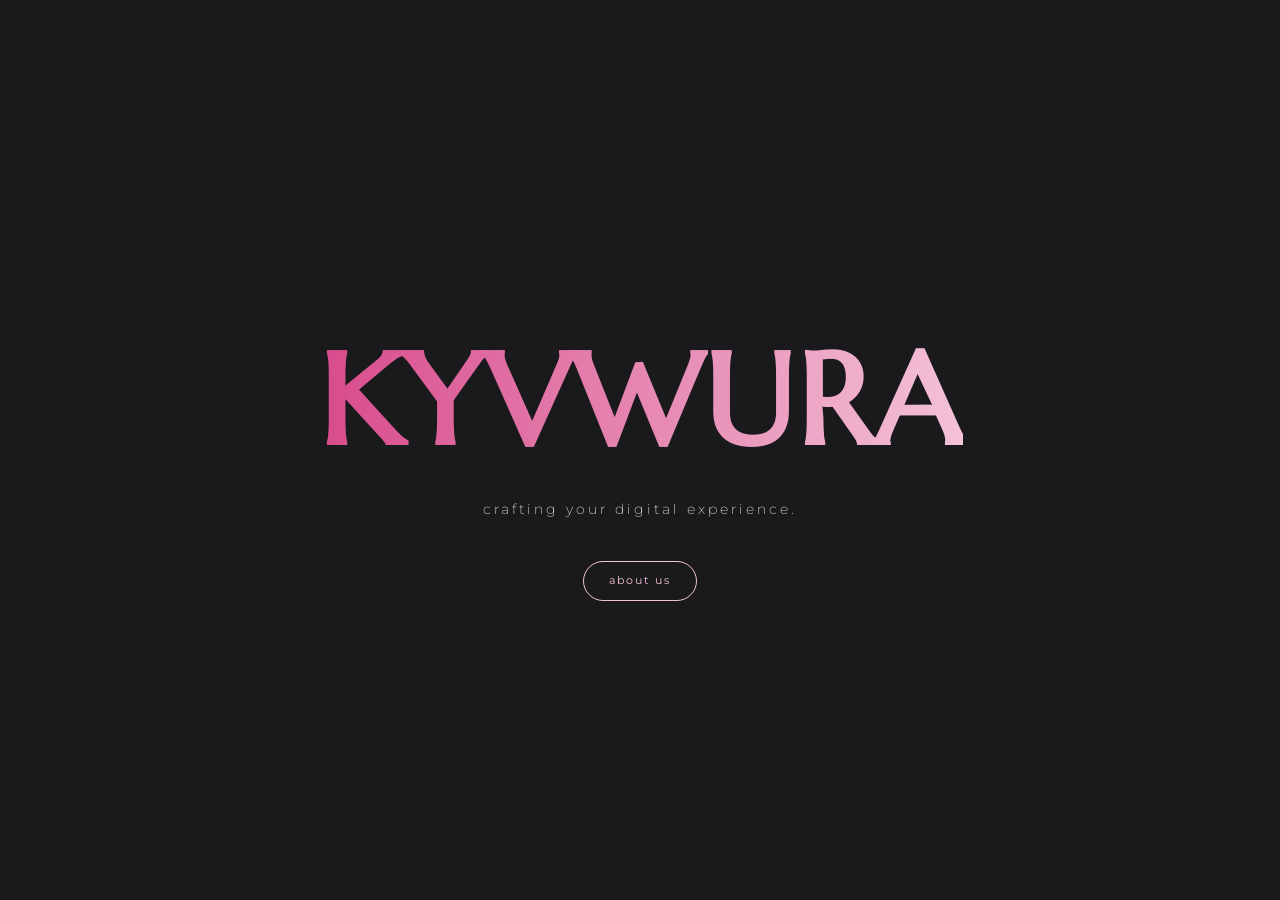
<file: index.html>
<!DOCTYPE html>
<html lang="ro">
<head>
  <meta charset="UTF-8">
  <meta name="viewport" content="width=device-width, initial-scale=1.0">
  <title>KYVWURA | Digital Experience</title>
  <link rel="stylesheet" href="style.css">
  <link href="https://fonts.googleapis.com/css2?family=Marcellus&family=Montserrat:wght@200;400;600&display=swap" rel="stylesheet">
</head>
<body>

  <main style="height: 100vh; display: flex; justify-content: center; align-items: center; text-align: center;">
    <div style="animation: fadeInUp 1.5s ease-out forwards; padding: 0 5%;">
      
      <h1 style="font-family: 'Marcellus', serif; font-size: clamp(3.5rem, 10vw, 9rem); letter-spacing: 2px; margin-bottom: 0;" class="gradient-text">KYVWURA</h1>
      
      <p style="font-family: 'Montserrat', sans-serif; font-weight: 200; font-size: clamp(0.75rem, 1.5vw, 0.9rem); letter-spacing: 3px; margin-top: -5px; margin-bottom: 40px; color: #fff;">crafting your digital experience.</p>
      
      <a href="about.html" class="btn-primary">about us</a>
      
    </div>
  </main>

</body>
</html>
</file>
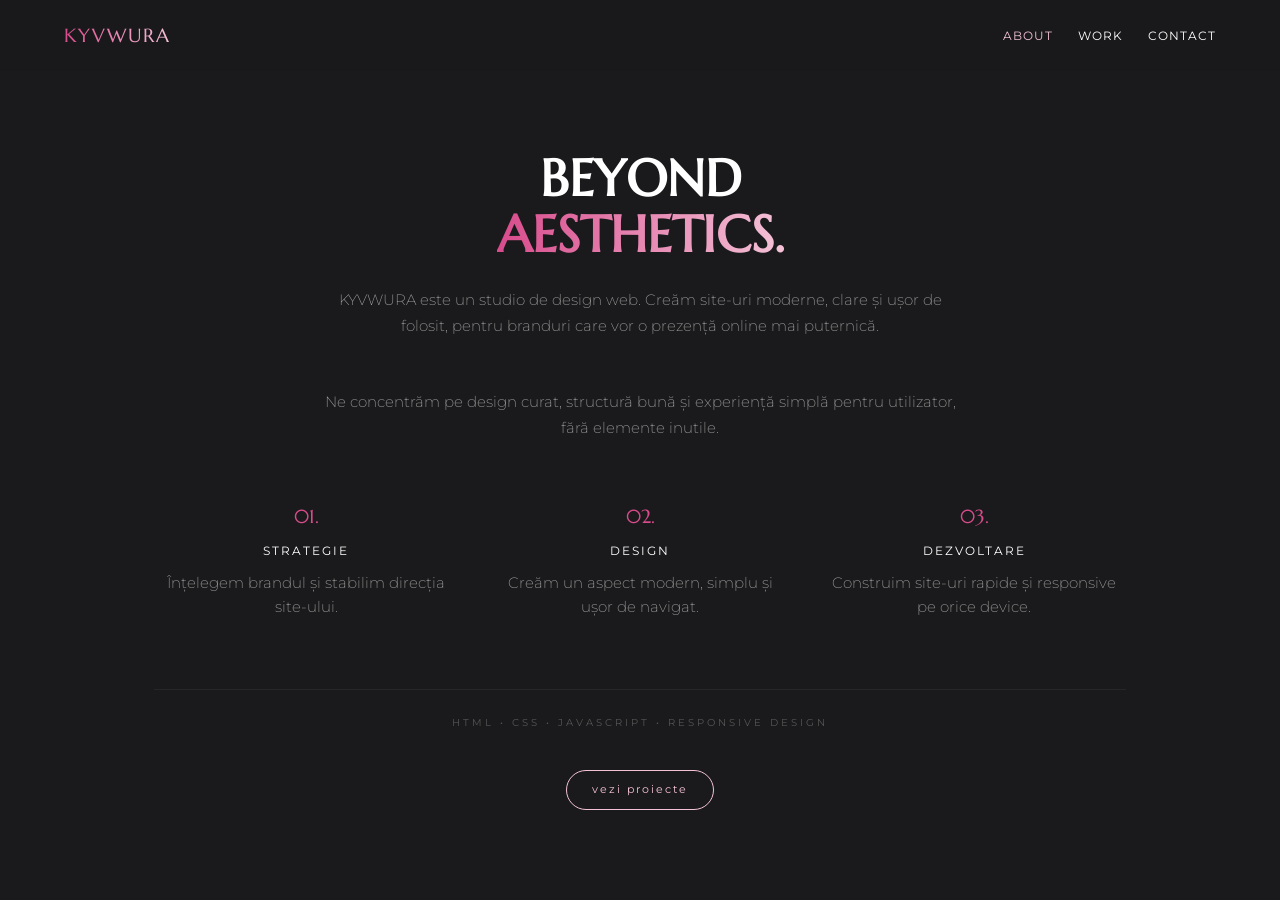
<file: about.html>
<!DOCTYPE html>
<html lang="ro">
<head>
  <meta charset="UTF-8">
  <meta name="viewport" content="width=device-width, initial-scale=1.0">
  <title>About | KYVWURA</title>
  <link rel="stylesheet" href="style.css">
  <link href="https://fonts.googleapis.com/css2?family=Marcellus&family=Montserrat:wght@200;400;600&display=swap" rel="stylesheet">
</head>
<body>

  <nav class="navbar">
    <a href="index.html" class="nav-logo">KYVWURA</a>
    <div class="nav-links">
      <a href="about.html" class="nav-link active">About</a>
      <a href="work.html" class="nav-link">Work</a>
      <a href="contact.html" class="nav-link">Contact</a>
    </div>
  </nav>

  <main class="about-section">
    <div class="fade-in-element">

      <h1 class="main-title">
        BEYOND <br>
        <span class="gradient-text">AESTHETICS.</span>
      </h1>

      <p class="hero-description">
        KYVWURA este un studio de design web. Creăm site-uri moderne, clare și ușor de folosit, pentru branduri care vor o prezență online mai puternică.
      </p>

      <p class="hero-description">
        Ne concentrăm pe design curat, structură bună și experiență simplă pentru utilizator, fără elemente inutile.
      </p>

      <div class="steps-grid">

        <div class="step-item">
          <span class="step-number">01.</span>
          <h3 class="step-title">Strategie</h3>
          <p class="step-text">Înțelegem brandul și stabilim direcția site-ului.</p>
        </div>

        <div class="step-item">
          <span class="step-number">02.</span>
          <h3 class="step-title">Design</h3>
          <p class="step-text">Creăm un aspect modern, simplu și ușor de navigat.</p>
        </div>

        <div class="step-item">
          <span class="step-number">03.</span>
          <h3 class="step-title">Dezvoltare</h3>
          <p class="step-text">Construim site-uri rapide și responsive pe orice device.</p>
        </div>

      </div>

      <div class="tech-stack-line">
        HTML • CSS • JavaScript • Responsive design
      </div>

      <div style="margin-top: 40px;">
        <a href="work.html" class="btn-primary">Vezi proiecte</a>
      </div>

    </div>
  </main>

</body>
</html>
</file>
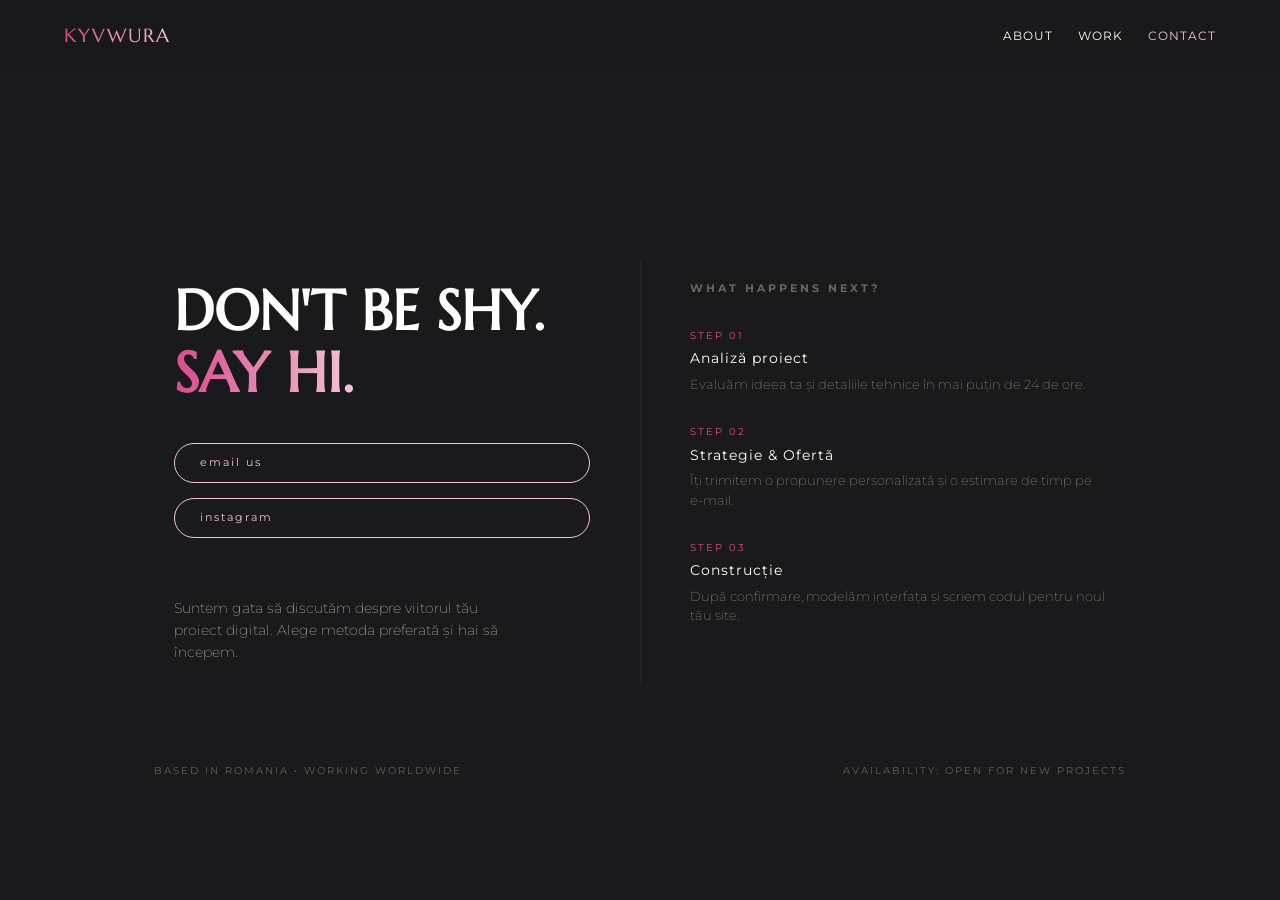
<file: contact.html>
<!DOCTYPE html>
<html lang="ro">
<head>
  <meta charset="UTF-8">
  <meta name="viewport" content="width=device-width, initial-scale=1.0">
  <title>Contact | KYVWURA</title>
  <link rel="stylesheet" href="style.css">
  <link href="https://fonts.googleapis.com/css2?family=Marcellus&family=Montserrat:wght@200;400;600&display=swap" rel="stylesheet">
  <style>
    .contact-container {
      display: grid;
      grid-template-columns: 1fr 1fr;
      gap: 60px;
      width: 100%;
      max-width: 1000px;
      margin: 80px auto;
      text-align: left;
      position: relative;
    }

    /* Linia subtila verticala intre coloane (doar pe desktop) */
    .contact-container::after {
      content: '';
      position: absolute;
      left: 50%;
      top: 0;
      height: 100%;
      width: 1px;
      background: rgba(255, 255, 255, 0.05);
    }

    .contact-left, .contact-right {
      padding: 20px;
    }

    .contact-title {
      font-family: 'Marcellus', serif;
      font-size: clamp(2rem, 5vw, 3.5rem);
      line-height: 1.1;
      margin-bottom: 40px;
    }

    .contact-methods {
      display: flex;
      flex-direction: column;
      gap: 15px;
      margin-bottom: 60px;
    }

    /* Next Steps Styling */
    .steps-list {
      display: flex;
      flex-direction: column;
      gap: 30px;
    }

    .mini-step {
      display: flex;
      flex-direction: column;
      gap: 5px;
    }

    .mini-step-num {
      font-size: 0.6rem;
      letter-spacing: 2px;
      color: var(--pink-intense);
      text-transform: uppercase;
    }

    .mini-step-title {
      font-size: 0.85rem;
      font-weight: 400;
      letter-spacing: 1px;
    }

    .mini-step-desc {
      font-size: 0.8rem;
      font-weight: 200;
      color: #888;
      line-height: 1.5;
    }

    .footer-info {
      margin-top: 40px;
      display: flex;
      justify-content: space-between;
      font-size: 0.65rem;
      letter-spacing: 2px;
      color: rgba(255, 255, 255, 0.3);
      text-transform: uppercase;
    }

    @media (max-width: 768px) {
      .contact-container {
        grid-template-columns: 1fr;
        text-align: center;
        gap: 40px;
      }
      .contact-container::after { display: none; }
      .contact-methods { align-items: center; }
      .footer-info { flex-direction: column; gap: 15px; }
    }
  </style>
</head>
<body>

  <nav class="navbar">
    <a href="index.html" class="nav-logo">KYVWURA</a>
    <div class="nav-links">
      <a href="about.html" class="nav-link">About</a>
      <a href="work.html" class="nav-link">Work</a>
      <a href="contact.html" class="nav-link active">Contact</a>
    </div>
  </nav>

  <main class="about-section">
    <div class="fade-in-element">
      
      <div class="contact-container">
        
        <div class="contact-left">
          <h1 class="contact-title">
            DON'T BE SHY.<br>
            <span class="gradient-text">SAY HI.</span>
          </h1>
          
          <div class="contact-methods">
            <a href="mailto:kyvwraweb@outlook.com" class="btn-primary">email us</a>
            <a href="https://www.instagram.com/kyvwra" target="_blank" class="btn-primary">instagram</a>
          </div>

          <p style="font-size: 0.85rem; font-weight: 200; color: #b0b0b0; max-width: 350px;">
            Suntem gata să discutăm despre viitorul tău proiect digital. Alege metoda preferată și hai să începem.
          </p>
        </div>

        <div class="contact-right">
          <h3 style="font-size: 0.7rem; letter-spacing: 3px; text-transform: uppercase; margin-bottom: 30px; color: #666;">What happens next?</h3>
          
          <div class="steps-list">
            <div class="mini-step">
              <span class="mini-step-num">Step 01</span>
              <span class="mini-step-title">Analiză proiect</span>
              <p class="mini-step-desc">Evaluăm ideea ta și detaliile tehnice în mai puțin de 24 de ore.</p>
            </div>

            <div class="mini-step">
              <span class="mini-step-num">Step 02</span>
              <span class="mini-step-title">Strategie & Ofertă</span>
              <p class="mini-step-desc">Îți trimitem o propunere personalizată și o estimare de timp pe e-mail.</p>
            </div>

            <div class="mini-step">
              <span class="mini-step-num">Step 03</span>
              <span class="mini-step-title">Construcție</span>
              <p class="mini-step-desc">După confirmare, modelăm interfața și scriem codul pentru noul tău site.</p>
            </div>
          </div>
        </div>

      </div>

      <div class="footer-info">
        <span>Based in Romania • Working Worldwide</span>
        <span>Availability: Open for new projects</span>
      </div>

    </div>
  </main>

</body>
</html>
</file>
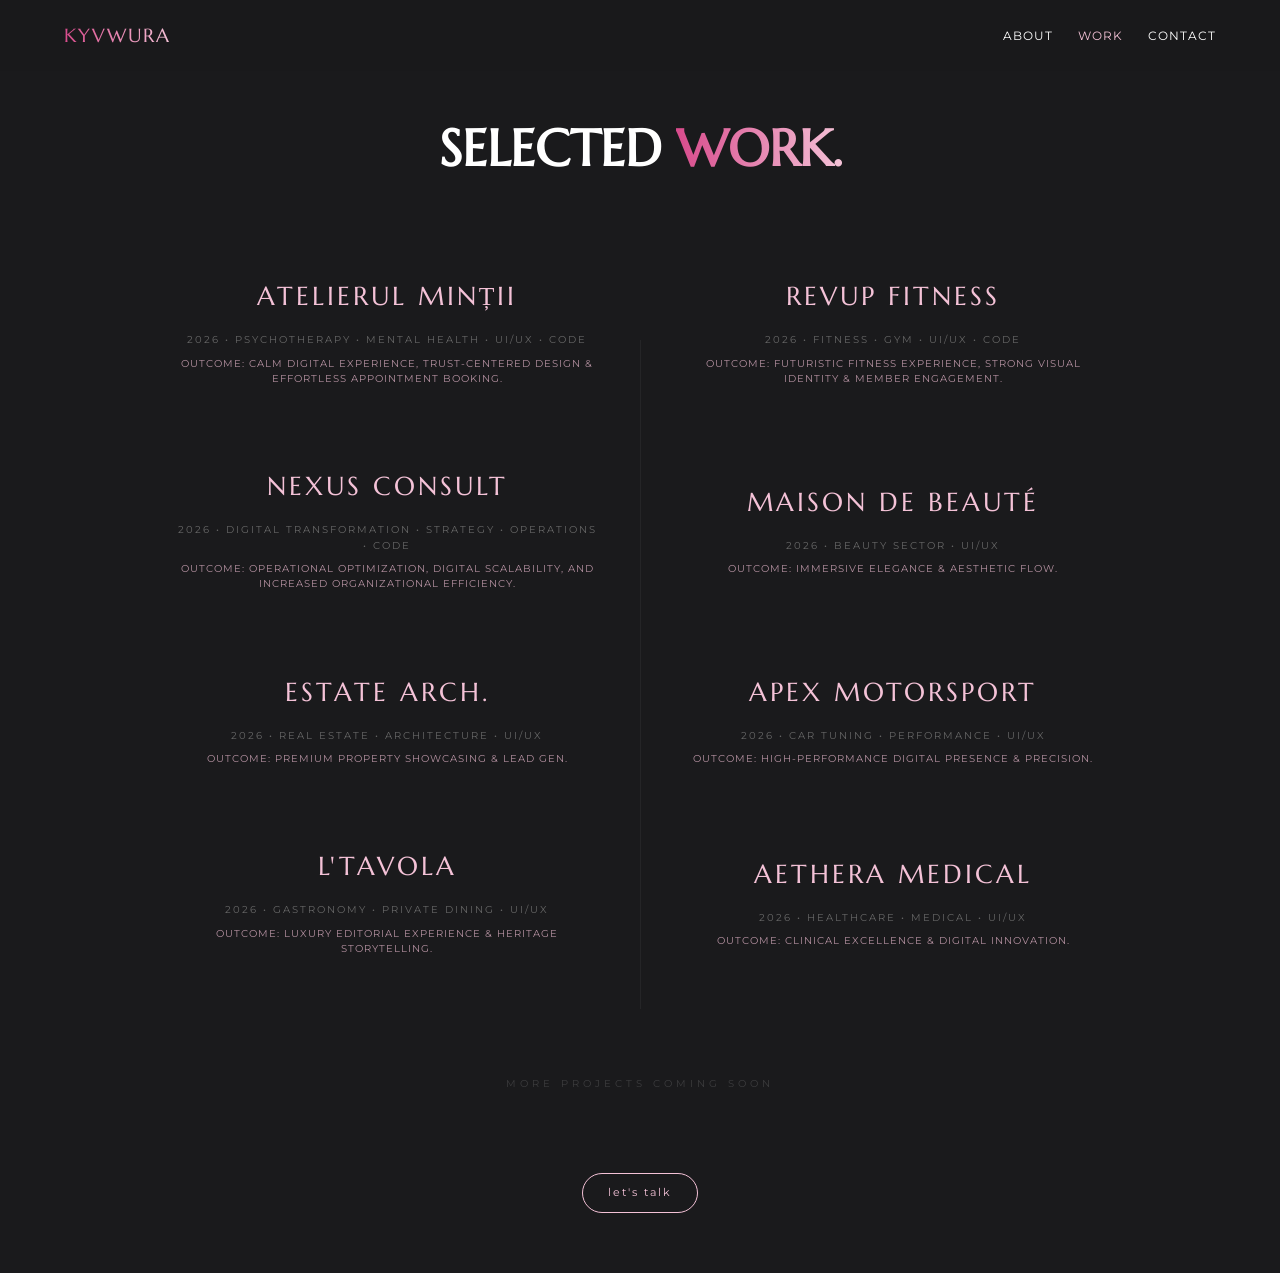
<file: work.html>
<!DOCTYPE html>
<html lang="ro">
<head>
<meta charset="UTF-8">
<meta name="viewport" content="width=device-width, initial-scale=1.0">
<title>Work | KYVWURA</title>

<link rel="stylesheet" href="style.css">

<link href="https://fonts.googleapis.com/css2?family=Marcellus&family=Montserrat:wght@200;400;600&display=swap" rel="stylesheet">
</head>

<body>

<nav class="navbar">
    <a href="index.html" class="nav-logo">KYVWURA</a>

    <div class="nav-links">
        <a href="about.html" class="nav-link">About</a>
        <a href="work.html" class="nav-link active">Work</a>
        <a href="contact.html" class="nav-link">Contact</a>
    </div>
</nav>

<main class="about-section">
    <div class="fade-in-element">

        <h1 class="main-title" style="margin-bottom: 80px;">
            SELECTED <span class="gradient-text">WORK.</span>
        </h1>

        <div class="work-grid-layout">

            <div class="project-item">
                <a href="https://kyvwra.github.io/atelierulmintii/" target="_blank" class="project-text-link">Atelierul Minții</a>
                <p class="project-meta">2026 • PSYCHOTHERAPY • MENTAL HEALTH • UI/UX • CODE</p>
                <p class="project-outcome">Outcome: Calm digital experience, trust-centered design & effortless appointment booking.</p>
            </div>

            <div class="project-item">
                <a href="https://kyvwra.github.io/RevUpFitness/" target="_blank" class="project-text-link">RevUp Fitness</a>
                <p class="project-meta">2026 • FITNESS • GYM • UI/UX • CODE</p>
                <p class="project-outcome">Outcome: Futuristic fitness experience, strong visual identity & member engagement.</p>
            </div>

            <div class="project-item">
                <a href="https://kyvwra.github.io/nexusconsult/" target="_blank" class="project-text-link">NEXUS Consult</a>
                <p class="project-meta">2026 • DIGITAL TRANSFORMATION • STRATEGY • OPERATIONS • CODE</p>
                <p class="project-outcome">Outcome: Operational optimization, digital scalability, and increased organizational efficiency.</p>
            </div>

            <div class="project-item">
                <a href="https://kyvwra.github.io/beauty/" target="_blank" class="project-text-link">MAISON DE BEAUTÉ</a>
                <p class="project-meta">2026 • BEAUTY SECTOR • UI/UX</p>
                <p class="project-outcome">Outcome: Immersive elegance & aesthetic flow.</p>
            </div>

            <div class="project-item">
                <a href="https://kyvwra.github.io/estatearch/" target="_blank" class="project-text-link">ESTATE ARCH.</a>
                <p class="project-meta">2026 • REAL ESTATE • ARCHITECTURE • UI/UX</p>
                <p class="project-outcome">Outcome: Premium property showcasing & lead gen.</p>
            </div>

            <div class="project-item">
                <a href="https://kyvwra.github.io/APEXMOTORSPORT/" target="_blank" class="project-text-link">APEX MOTORSPORT</a>
                <p class="project-meta">2026 • CAR TUNING • PERFORMANCE • UI/UX</p>
                <p class="project-outcome">Outcome: High-performance digital presence & precision.</p>
            </div>

            <div class="project-item">
                <a href="https://kyvwra.github.io/l-tavola/index.html" target="_blank" class="project-text-link">L'TAVOLA</a>
                <p class="project-meta">2026 • GASTRONOMY • PRIVATE DINING • UI/UX</p>
                <p class="project-outcome">Outcome: Luxury editorial experience & heritage storytelling.</p>
            </div>

            <div class="project-item">
                <a href="https://kyvwra.github.io/Aethera/" target="_blank" class="project-text-link">AETHERA MEDICAL</a>
                <p class="project-meta">2026 • HEALTHCARE • MEDICAL • UI/UX</p>
                <p class="project-outcome">Outcome: Clinical excellence & digital innovation.</p>
            </div>

            <p style="grid-column: 1/-1; font-size: 0.65rem; letter-spacing: 4px; color: rgba(255,255,255,0.15); margin-top: 60px; text-transform: uppercase;">
                More projects coming soon
            </p>

        </div>

        <div style="margin-top: 80px;">
            <a href="contact.html" class="btn-primary">let's talk</a>
        </div>

    </div>
</main>

</body>
</html>
</file>
<file: style.css>
:root {
  --bg-dark: #1a1a1c;          
  --pink-intense: #d84b8c; 
  --pink-soft: #f4c2d7;   
}

/* Reset general */
* {
  margin: 0;
  padding: 0;
  box-sizing: border-box;
  text-decoration: none !important;
  outline: none;
}

body {
  background-color: var(--bg-dark);
  font-family: 'Montserrat', sans-serif;
  color: #ffffff;
  overflow-x: hidden;
  line-height: 1.6;
}

/* Gradient KYVWURA */
.gradient-text {
  background: linear-gradient(to right, var(--pink-intense), var(--pink-soft));
  -webkit-background-clip: text;
  background-clip: text;
  -webkit-text-fill-color: transparent;
  display: inline-block;
}

/* Navbar */
.navbar {
  padding: 20px 5%;
  display: flex;
  justify-content: space-between;
  align-items: center;
  position: fixed;
  top: 0;
  width: 100%;
  z-index: 1000;
  background: rgba(26, 26, 28, 0.9);
  backdrop-filter: blur(10px);
}

.nav-logo { 
  font-family: 'Marcellus', serif; 
  font-size: 1.2rem; 
  letter-spacing: 2px;
  background: linear-gradient(to right, var(--pink-intense), var(--pink-soft));
  -webkit-background-clip: text;
  background-clip: text;
  -webkit-text-fill-color: transparent;
}

.nav-links { display: flex; gap: 25px; }
.nav-link { font-size: 0.75rem; letter-spacing: 1px; text-transform: uppercase; color: #ffffff; transition: 0.3s; }
.nav-link:hover, .nav-link.active { color: var(--pink-soft); }

/* --- Sectiunea About (Uniformizare Totala) --- */
.about-section {
  text-align: center;
  padding: 120px 5% 60px;
  max-width: 1100px;
  margin: 0 auto;
  min-height: 100vh;
  display: flex;
  flex-direction: column;
  justify-content: center;
}

.main-title {
  font-family: 'Marcellus', serif;
  font-size: clamp(2.2rem, 5vw, 3.2rem);
  margin-bottom: 25px;
  line-height: 1.1;
}

/* Textul de sub BEYOND - Uniformizat */
.hero-description {
  font-family: 'Montserrat', sans-serif;
  font-weight: 200;
  font-size: 0.95rem; 
  color: #b0b0b0;    
  max-width: 650px;
  margin: 0 auto 50px;
  line-height: 1.7;
}

.steps-grid {
  display: grid;
  grid-template-columns: repeat(3, 1fr);
  gap: 30px;
  margin-bottom: 40px;
}

.step-item { padding: 10px; }

.step-number {
  font-family: 'Marcellus', serif;
  font-size: 1.2rem;
  margin-bottom: 10px;
  display: block;
  color: var(--pink-intense);
}

.step-title {
  font-size: 0.75rem;
  letter-spacing: 2px;
  text-transform: uppercase;
  margin-bottom: 10px;
  font-weight: 400;
}

/* Textul de sub PASI - Identic cu hero-description */
.step-text {
  font-family: 'Montserrat', sans-serif;
  font-size: 0.95rem; 
  font-weight: 200;
  color: #b0b0b0;
  line-height: 1.6;
}

/* Linia Tech Stack */
.tech-stack-line {
  margin-top: 60px;
  border-top: 1px solid rgba(255,255,255,0.05);
  padding-top: 25px;
  font-size: 0.6rem;
  letter-spacing: 3px;
  color: #555;
  text-transform: uppercase;
}

/* --- Sectiunea Work (Grid 2 coloane) --- */
.work-grid-layout {
  display: grid;
  grid-template-columns: 1fr 1fr;
  gap: 40px;
  position: relative;
  align-items: center;
}

.work-grid-layout::after {
  content: '';
  position: absolute;
  left: 50%;
  top: 10%;
  height: 80%;
  width: 1px;
  background: rgba(255, 255, 255, 0.05);
}

.project-item {
  padding: 20px;
}

.project-text-link {
  font-family: 'Marcellus', serif;
  font-size: clamp(1.1rem, 2.2vw, 1.6rem);
  color: var(--pink-soft);
  text-transform: uppercase;
  letter-spacing: 3px;
  transition: 0.3s ease;
  display: block;
}

.project-text-link:hover {
  color: var(--pink-intense);
  transform: translateY(-3px);
}

.project-meta {
  font-size: 0.6rem;
  letter-spacing: 2px;
  color: #666;
  margin-top: 15px;
  text-transform: uppercase;
}

.project-outcome {
  font-size: 0.6rem;
  color: var(--pink-soft);
  letter-spacing: 1px;
  margin-top: 8px;
  opacity: 0.7;
  text-transform: uppercase;
}

/* --- Butoane (Transparent la Hover) --- */
.btn-primary {
  display: inline-block;
  padding: 10px 25px;
  color: var(--pink-soft);
  border: 1px solid var(--pink-soft);
  border-radius: 50px;
  background: transparent !important;
  font-size: 0.7rem;
  text-transform: lowercase;
  letter-spacing: 2px;
  transition: 0.3s;
  cursor: pointer;
}

.btn-primary:hover {
  color: var(--pink-intense);
  border-color: var(--pink-intense);
  letter-spacing: 3px;
}

/* Animatii */
.fade-in-element {
  animation: fadeInUp 1s ease-out forwards;
}

@keyframes fadeInUp {
  from { opacity: 0; transform: translateY(20px); }
  to { opacity: 1; transform: translateY(0); }
}

/* Responsive Fix */
@media (max-width: 768px) {
  .work-grid-layout, .steps-grid { grid-template-columns: 1fr; }
  .work-grid-layout::after { display: none; }
  .about-section { padding-top: 100px; }
}
/* --- Buton Secundar (Case Study / See the Vision) --- */
.btn-vision {
  display: inline-block;
  padding: 6px 18px;
  color: var(--pink-soft);
  border: 1px solid rgba(244, 194, 215, 0.4); /* Mai subtil decât butonul principal */
  border-radius: 50px;
  background: transparent;
  font-size: 0.55rem;
  text-transform: lowercase;
  letter-spacing: 2px;
  transition: 0.3s;
  margin-top: 15px; /* Spațiu față de textul de sus */
  cursor: pointer;
}

.btn-vision:hover {
  color: var(--pink-intense);
  border-color: var(--pink-intense);
  letter-spacing: 3px;
}
</file>
